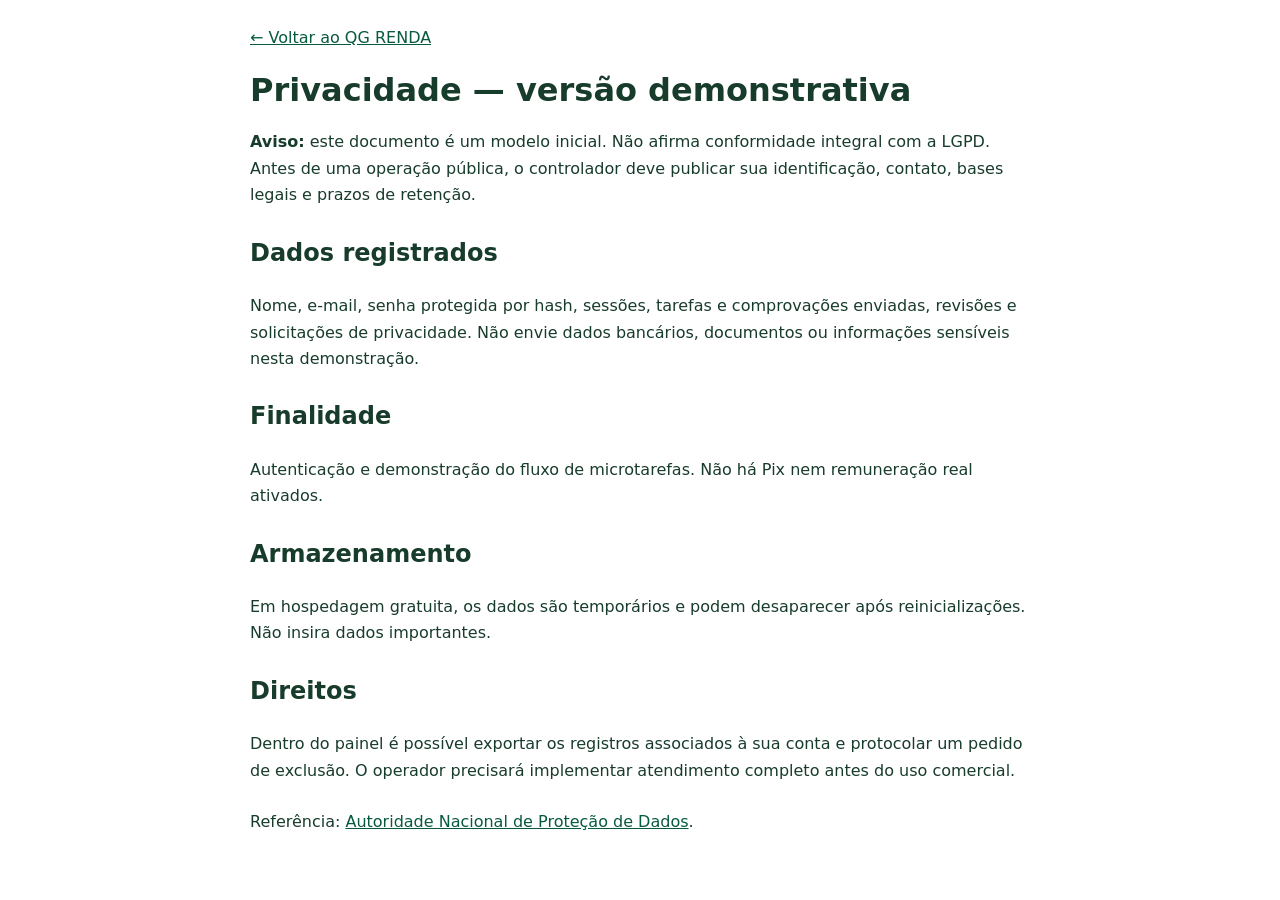
<file: static/privacidade.html>
<!doctype html><html lang="pt-BR"><head><meta charset="utf-8"><meta name="viewport" content="width=device-width,initial-scale=1"><title>Privacidade | QG RENDA</title><style>body{font:16px/1.65 system-ui;color:#183c2c;max-width:780px;padding:25px;margin:auto}a{color:#075a40}h1{line-height:1.1}section{margin:25px 0}</style></head><body><a href="/">← Voltar ao QG RENDA</a><h1>Privacidade — versão demonstrativa</h1><p><strong>Aviso:</strong> este documento é um modelo inicial. Não afirma conformidade integral com a LGPD. Antes de uma operação pública, o controlador deve publicar sua identificação, contato, bases legais e prazos de retenção.</p><section><h2>Dados registrados</h2><p>Nome, e-mail, senha protegida por hash, sessões, tarefas e comprovações enviadas, revisões e solicitações de privacidade. Não envie dados bancários, documentos ou informações sensíveis nesta demonstração.</p></section><section><h2>Finalidade</h2><p>Autenticação e demonstração do fluxo de microtarefas. Não há Pix nem remuneração real ativados.</p></section><section><h2>Armazenamento</h2><p>Em hospedagem gratuita, os dados são temporários e podem desaparecer após reinicializações. Não insira dados importantes.</p></section><section><h2>Direitos</h2><p>Dentro do painel é possível exportar os registros associados à sua conta e protocolar um pedido de exclusão. O operador precisará implementar atendimento completo antes do uso comercial.</p></section><p>Referência: <a href="https://www.gov.br/anpd/pt-br">Autoridade Nacional de Proteção de Dados</a>.</p></body></html>
</file>
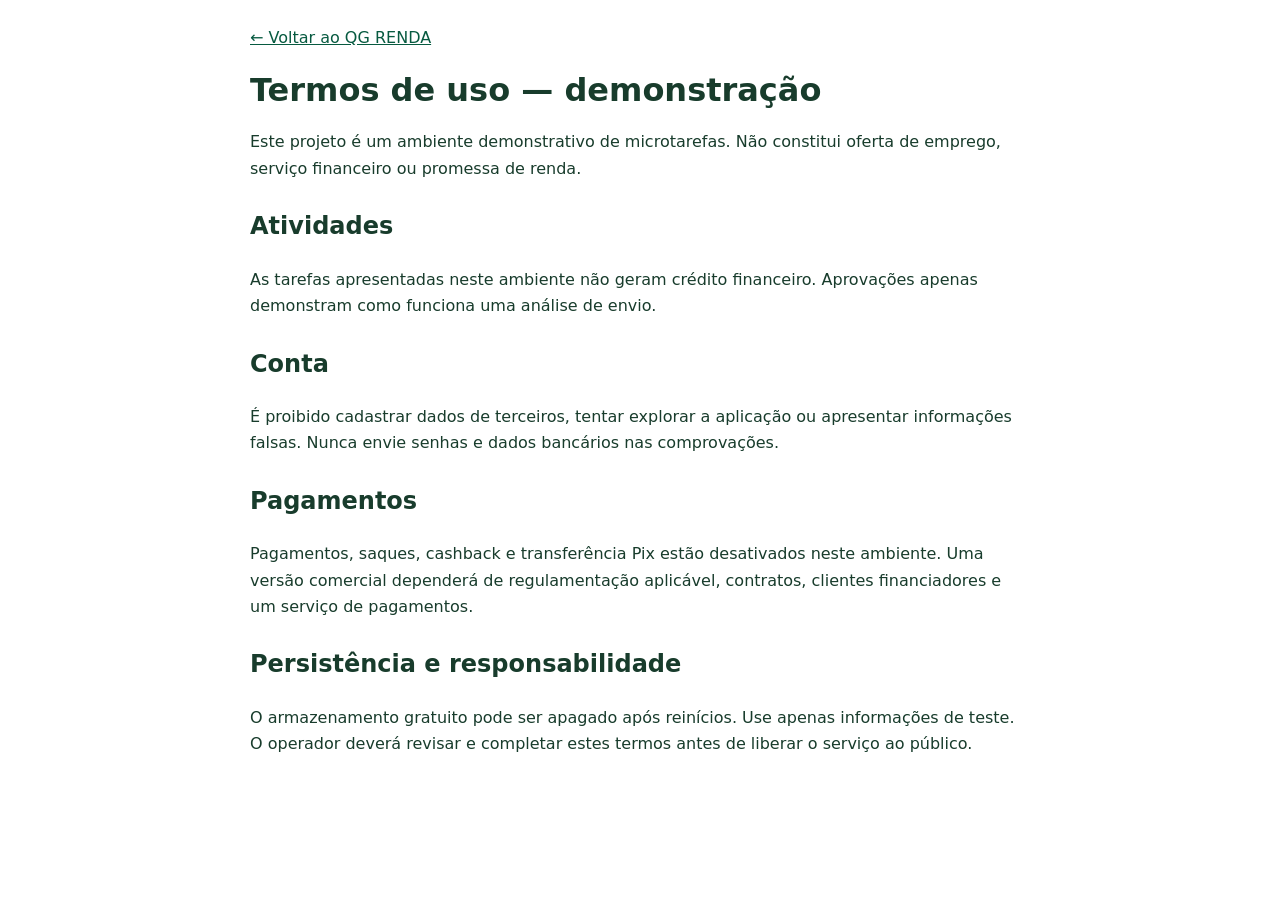
<file: static/termos.html>
<!doctype html><html lang="pt-BR"><head><meta charset="utf-8"><meta name="viewport" content="width=device-width,initial-scale=1"><title>Termos | QG RENDA</title><style>body{font:16px/1.65 system-ui;color:#183c2c;max-width:780px;padding:25px;margin:auto}a{color:#075a40}h1{line-height:1.1}section{margin:25px 0}</style></head><body><a href="/">← Voltar ao QG RENDA</a><h1>Termos de uso — demonstração</h1><p>Este projeto é um ambiente demonstrativo de microtarefas. Não constitui oferta de emprego, serviço financeiro ou promessa de renda.</p><section><h2>Atividades</h2><p>As tarefas apresentadas neste ambiente não geram crédito financeiro. Aprovações apenas demonstram como funciona uma análise de envio.</p></section><section><h2>Conta</h2><p>É proibido cadastrar dados de terceiros, tentar explorar a aplicação ou apresentar informações falsas. Nunca envie senhas e dados bancários nas comprovações.</p></section><section><h2>Pagamentos</h2><p>Pagamentos, saques, cashback e transferência Pix estão desativados neste ambiente. Uma versão comercial dependerá de regulamentação aplicável, contratos, clientes financiadores e um serviço de pagamentos.</p></section><section><h2>Persistência e responsabilidade</h2><p>O armazenamento gratuito pode ser apagado após reinícios. Use apenas informações de teste. O operador deverá revisar e completar estes termos antes de liberar o serviço ao público.</p></section></body></html>
</file>
